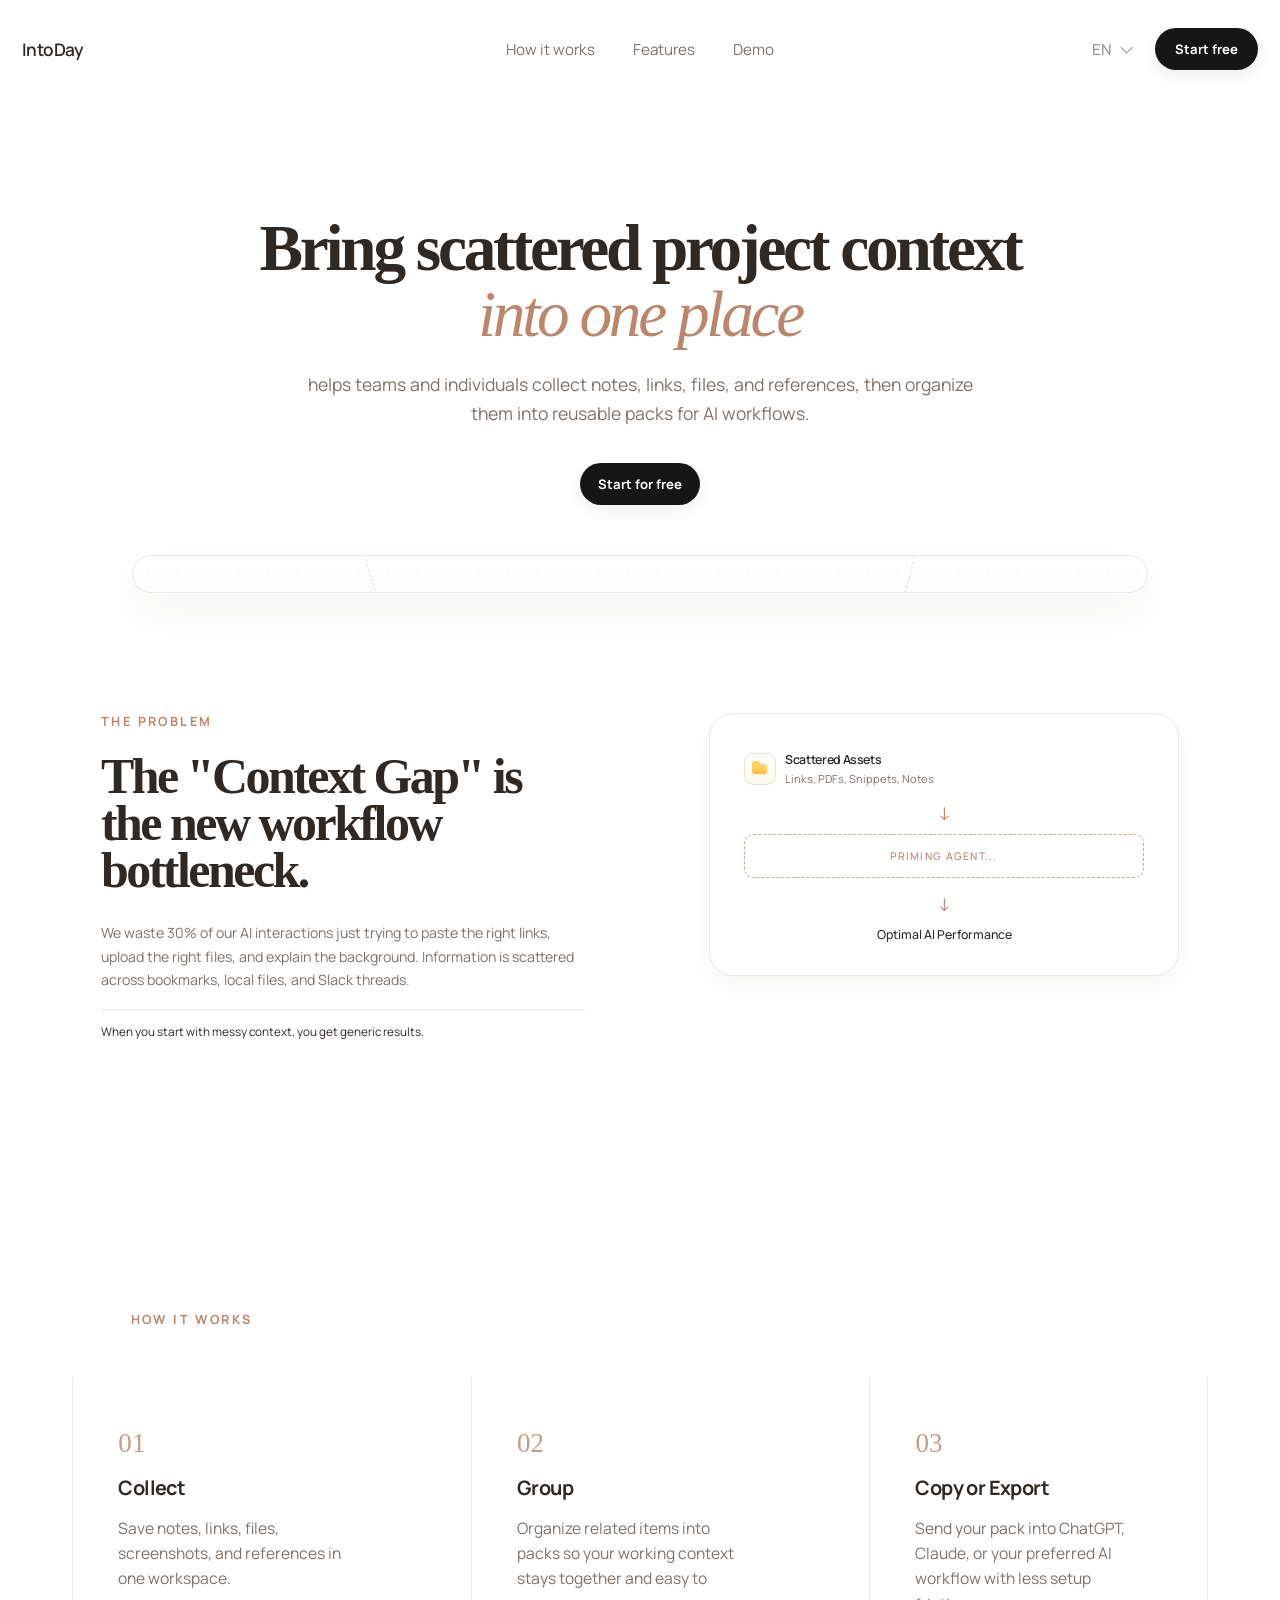
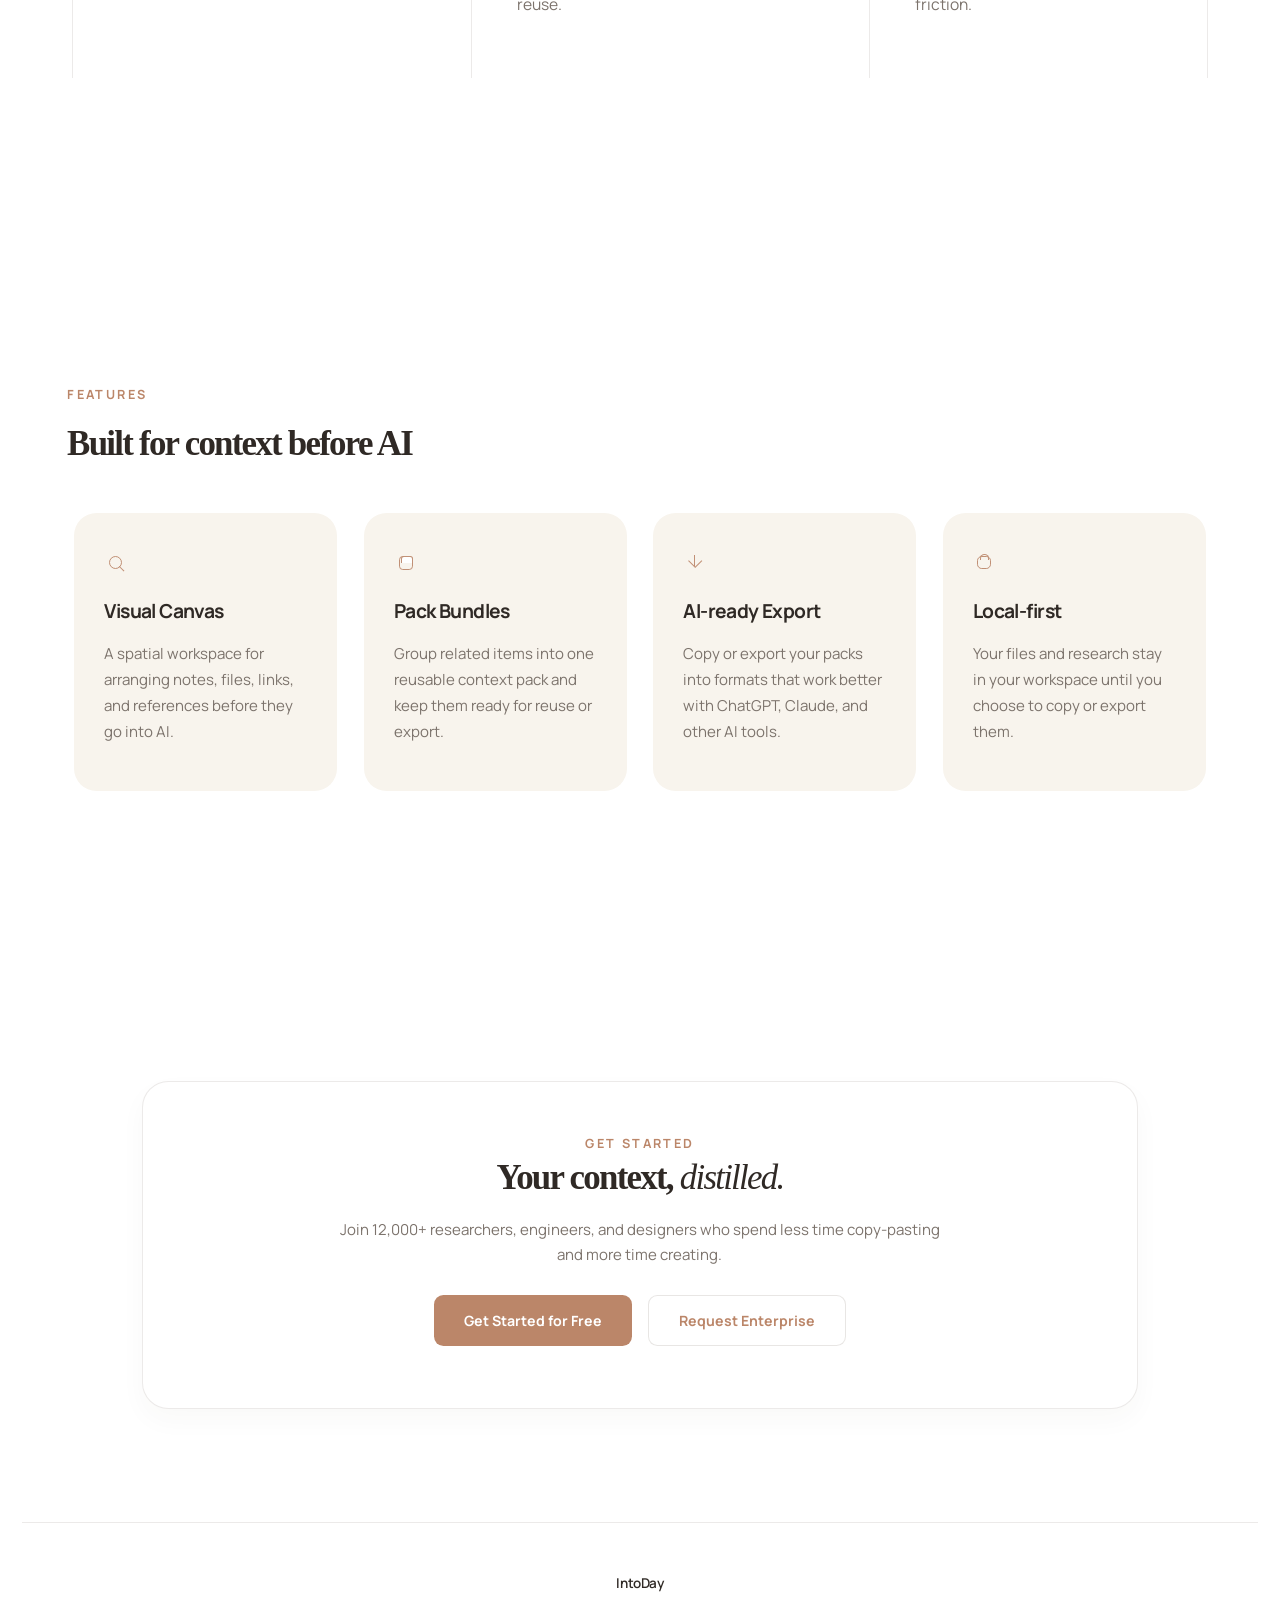
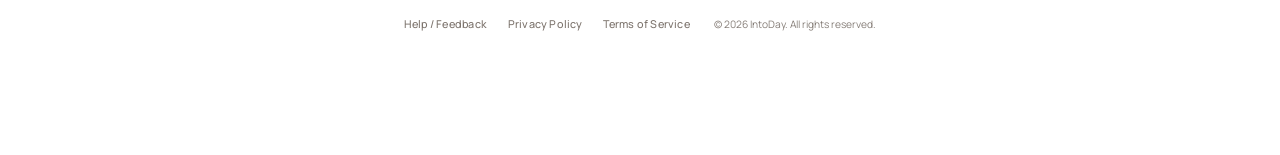
<file: index.html>
<!DOCTYPE html>
<html lang="en">
<head>
  <meta charset="UTF-8">
  <meta name="viewport" content="width=device-width, initial-scale=1.0">
  <title>IntoDay</title>
  <meta name="description" content="IntoDay landing page">
  <link rel="preconnect" href="https://fonts.googleapis.com">
  <link rel="preconnect" href="https://fonts.gstatic.com" crossorigin>
  <link href="https://fonts.googleapis.com/css2?family=Manrope:wght@400;500;600;700&display=swap" rel="stylesheet">
  <link rel="stylesheet" href="style.css">
</head>
<body>
  <div class="page-shell">
    <header class="site-header">
      <a class="brand" href="/" aria-label="IntoDay home">
        <span class="brand-name" data-i18n="brand">IntoDay</span>
      </a>

      <nav class="site-nav" aria-label="Primary">
        <a href="#how-it-works" data-i18n="navHow">How it works</a>
        <a href="#features" data-i18n="navFeatures">Features</a>
        <a href="#demo" data-i18n="navDemo">Demo</a>
      </nav>

      <div class="header-actions">
        <details class="language-menu">
          <summary class="language-summary">EN</summary>
          <div class="language-list" aria-label="Languages">
            <button type="button" lang="en" data-lang="en">EN</button>
            <button type="button" lang="ja" data-lang="ja">&#26085;&#26412;&#35486;</button>
            <button type="button" lang="zh" data-lang="zh">&#20013;&#25991;</button>
          </div>
        </details>
        <a class="start-link" href="https://app.intoday.cc" data-i18n="startFree">Start free</a>
      </div>
    </header>

    <main>
      <section class="hero" aria-labelledby="hero-title">
        <h1 id="hero-title" class="hero-title">
          <span class="hero-title-main" data-i18n="heroTitleMain">Bring scattered project context</span>
          <span class="hero-title-accent" data-i18n="heroTitleAccent">into one place</span>
        </h1>
        <p class="hero-copy" data-i18n="heroCopy">
          helps teams and individuals collect notes, links, files, and references,
          then organize them into reusable packs for AI workflows.
        </p>

        <div class="hero-actions">
          <a class="button button-primary" href="https://app.intoday.cc" data-i18n="tryDemo">Start for free</a>
        </div>
      </section>

      <section class="preview-panel" aria-label="Product preview">
        <div class="preview-grid"></div>
        <div class="preview-card preview-card-left">
          <span class="chip">PDF</span>
          <span class="chip chip-size">2.4MB</span>
          <h3 data-i18n="previewLeftTitle">Competitor_Report.pdf</h3>
          <p data-i18n="previewLeftBody">Captured into the workspace and pinned as reusable context.</p>
        </div>

        <div class="preview-orbit" aria-hidden="true"></div>

        <div class="preview-card preview-card-right">
          <span class="chip">LINK</span>
          <span class="chip chip-domain">BLOOMBERG.COM</span>
          <h3 data-i18n="previewRightTitle">Market context, saved once.</h3>
          <p data-i18n="previewRightBody">Notes, sources, and links stay grouped instead of scattered across tabs.</p>
        </div>
      </section>

      <div class="post-hero-scale">
        <section class="problem-section" aria-labelledby="problem-title">
          <div class="problem-copy">
            <p class="section-label" data-i18n="problemLabel">THE PROBLEM</p>
            <h2 id="problem-title" class="problem-title" data-i18n="problemTitle">The "Context Gap" is the new workflow bottleneck.</h2>
            <p class="problem-body" data-i18n="problemBody">
              We waste 30% of our AI interactions just trying to paste the right links,
              upload the right files, and explain the background. Information is
              scattered across bookmarks, local files, and Slack threads.
            </p>
            <div class="problem-divider"></div>
            <p class="problem-footnote" data-i18n="problemFootnote">When you start with messy context, you get generic results.</p>
          </div>

          <div class="problem-card" aria-label="Context flow diagram">
            <div class="asset-row">
              <div class="asset-icon" aria-hidden="true"></div>
              <div class="asset-copy">
                <h3 data-i18n="assetTitle">Scattered Assets</h3>
                <p data-i18n="assetBody">Links, PDFs, Snippets, Notes</p>
              </div>
            </div>

            <div class="flow-arrow" aria-hidden="true">&#8595;</div>

            <div class="problem-stage" data-i18n="problemStage">PRIMING AGENT...</div>

            <div class="flow-arrow" aria-hidden="true">&#8595;</div>

            <p class="problem-outcome" data-i18n="problemOutcome">Optimal AI Performance</p>
          </div>
        </section>

        <section class="how-section" id="how-it-works" aria-labelledby="how-title">
          <p id="how-title" class="section-label section-label-next" data-i18n="howLabel">HOW IT WORKS</p>

          <div class="how-grid">
            <article class="how-step">
              <p class="how-number">01</p>
              <h3 class="how-step-title" data-i18n="howStep1Title">Collect</h3>
              <p class="how-step-body" data-i18n="howStep1Body">Save notes, links, files, screenshots, and references in one workspace.</p>
            </article>

            <article class="how-step">
              <p class="how-number">02</p>
              <h3 class="how-step-title" data-i18n="howStep2Title">Group</h3>
              <p class="how-step-body" data-i18n="howStep2Body">Organize related items into packs so your working context stays together and easy to reuse.</p>
            </article>

            <article class="how-step">
              <p class="how-number">03</p>
              <h3 class="how-step-title" data-i18n="howStep3Title">Copy or Export</h3>
              <p class="how-step-body" data-i18n="howStep3Body">Send your pack into ChatGPT, Claude, or your preferred AI workflow with less setup friction.</p>
            </article>
          </div>
        </section>

        <section class="features-section" id="features" aria-labelledby="features-title">
          <p class="section-label" data-i18n="featuresLabel">FEATURES</p>
          <h2 id="features-title" class="features-title" data-i18n="featuresTitle">Built for context before AI</h2>

          <div class="features-grid">
            <article class="feature-card">
              <div class="feature-icon feature-icon-canvas" aria-hidden="true"></div>
              <h3 class="feature-card-title" data-i18n="feature1Title">Visual Canvas</h3>
              <p class="feature-card-body" data-i18n="feature1Body">A spatial workspace for arranging notes, files, links, and references before they go into AI.</p>
            </article>

            <article class="feature-card">
              <div class="feature-icon feature-icon-bundles" aria-hidden="true"></div>
              <h3 class="feature-card-title" data-i18n="feature2Title">Pack Bundles</h3>
              <p class="feature-card-body" data-i18n="feature2Body">Group related items into one reusable context pack and keep them ready for reuse or export.</p>
            </article>

            <article class="feature-card">
              <div class="feature-icon feature-icon-export" aria-hidden="true"></div>
              <h3 class="feature-card-title" data-i18n="feature3Title">AI-ready Export</h3>
              <p class="feature-card-body" data-i18n="feature3Body">Copy or export your packs into formats that work better with ChatGPT, Claude, and other AI tools.</p>
            </article>

            <article class="feature-card">
              <div class="feature-icon feature-icon-local" aria-hidden="true"></div>
              <h3 class="feature-card-title" data-i18n="feature4Title">Local-first</h3>
              <p class="feature-card-body" data-i18n="feature4Body">Your files and research stay in your workspace until you choose to copy or export them.</p>
            </article>
          </div>
        </section>

        <section class="cta-section" aria-labelledby="cta-title">
          <div class="cta-panel">
            <p class="section-label cta-label" data-i18n="ctaLabel">GET STARTED</p>
            <h2 id="cta-title" class="cta-title">
              <span data-i18n="ctaTitleMain">Your context,</span>
              <em data-i18n="ctaTitleAccent">distilled.</em>
            </h2>
            <p class="cta-copy" data-i18n="ctaCopy">
              Join 12,000+ researchers, engineers, and designers who spend
              less time copy-pasting and more time creating.
            </p>

            <div class="cta-actions">
              <a class="cta-panel-primary" href="https://app.intoday.cc" data-i18n="ctaPrimary">Get Started for Free</a>
              <a class="cta-panel-secondary" href="#enterprise" data-i18n="ctaSecondary">Request Enterprise</a>
            </div>
          </div>
        </section>
      </div>
    </main>

    <div class="post-hero-scale post-hero-scale-footer">
      <footer class="site-footer">
        <div class="footer-brand">
          <span class="footer-name" data-i18n="brand">IntoDay</span>
        </div>

        <div class="footer-meta">
          <nav class="footer-nav" aria-label="Footer">
            <a href="help.html" data-i18n="footerHelp">Help / Feedback</a>
            <a href="privacy.html" data-i18n="footerPrivacy">Privacy Policy</a>
            <a href="terms.html" data-i18n="footerTerms">Terms of Service</a>
          </nav>

          <p class="footer-copy" data-i18n="footerCopyright">&copy; 2026 IntoDay. All rights reserved.</p>
        </div>
      </footer>
    </div>
  </div>
  <script src="script.js"></script>
</body>
</html>
</file>
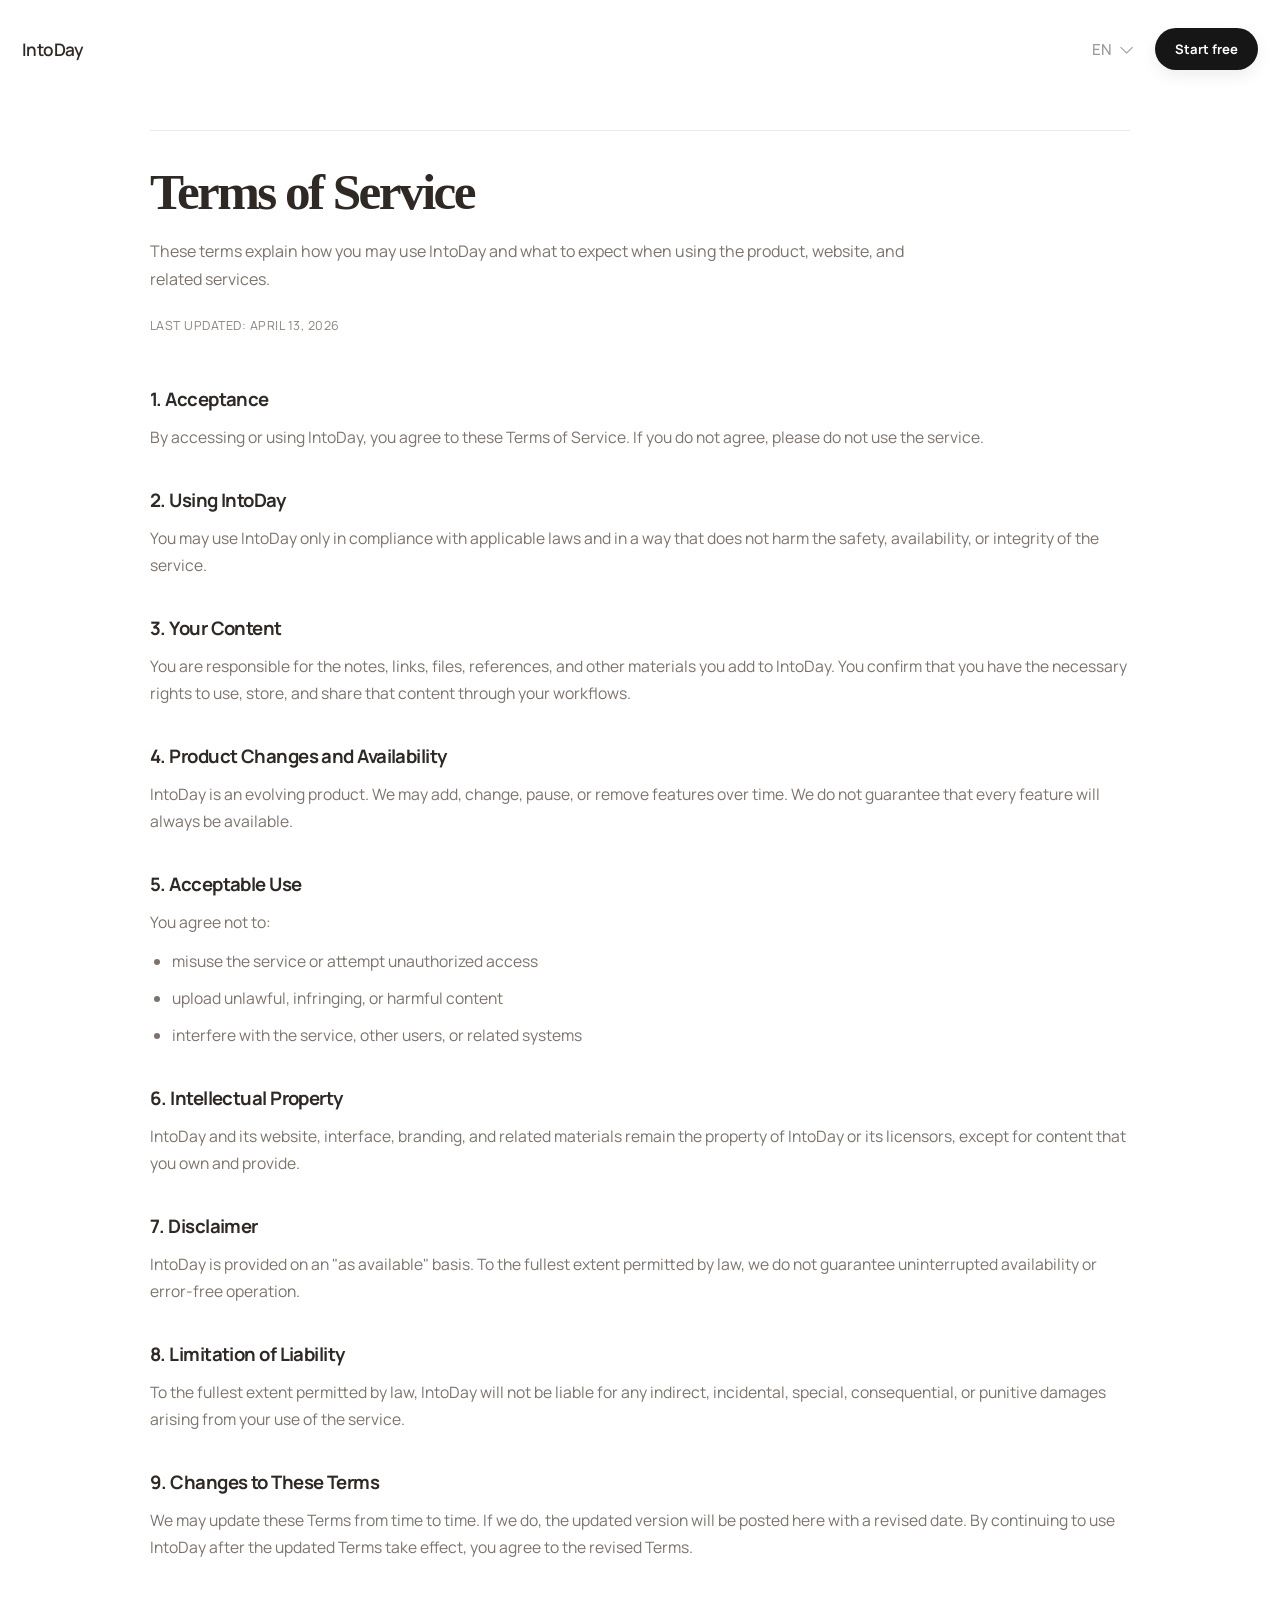
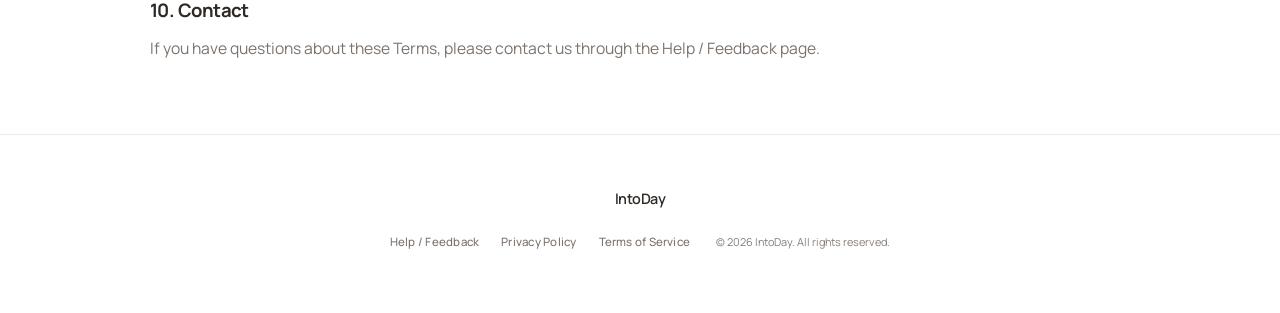
<file: terms.html>
<!DOCTYPE html>
<html lang="en">
<head>
  <meta charset="UTF-8">
  <meta name="viewport" content="width=device-width, initial-scale=1.0">
  <title>Terms of Service - IntoDay</title>
  <meta name="description" content="Terms of Service for IntoDay.">
  <link rel="preconnect" href="https://fonts.googleapis.com">
  <link rel="preconnect" href="https://fonts.gstatic.com" crossorigin>
  <link href="https://fonts.googleapis.com/css2?family=Manrope:wght@400;500;600;700&display=swap" rel="stylesheet">
  <link rel="stylesheet" href="style.css">
</head>
<body>
    <!-- ══ NAVBAR ══ -->
    <header class="site-header" style="max-width: 1720px; width: 100%; margin: 0 auto; padding: 28px 22px;">
      <a class="brand" href="index.html" aria-label="IntoDay home">
        <span class="brand-name" data-i18n="brand">IntoDay</span>
      </a>

      <div></div>

      <div class="header-actions">
        <details class="language-menu">
          <summary class="language-summary">EN</summary>
          <div class="language-list" aria-label="Languages">
            <button type="button" lang="en" data-lang="en">EN</button>
            <button type="button" lang="ja" data-lang="ja">&#26085;&#26412;&#35486;</button>
            <button type="button" lang="zh" data-lang="zh">&#20013;&#25991;</button>
          </div>
        </details>
        <a class="start-link" href="https://app.intoday.cc" data-i18n="startFree">Start free</a>
      </div>
    </header>
  <main class="legal-page">

    <section class="legal-panel">

      <!-- ── ENGLISH ── -->
      <div data-lang-content="en">
        <h1 class="legal-title">Terms of Service</h1>
        <p class="legal-lead">These terms explain how you may use IntoDay and what to expect when using the product, website, and related services.</p>
        <p class="legal-updated">Last updated: April 13, 2026</p>

        <div class="legal-sections">
          <section class="legal-section">
            <h2>1. Acceptance</h2>
            <p>By accessing or using IntoDay, you agree to these Terms of Service. If you do not agree, please do not use the service.</p>
          </section>

          <section class="legal-section">
            <h2>2. Using IntoDay</h2>
            <p>You may use IntoDay only in compliance with applicable laws and in a way that does not harm the safety, availability, or integrity of the service.</p>
          </section>

          <section class="legal-section">
            <h2>3. Your Content</h2>
            <p>You are responsible for the notes, links, files, references, and other materials you add to IntoDay. You confirm that you have the necessary rights to use, store, and share that content through your workflows.</p>
          </section>

          <section class="legal-section">
            <h2>4. Product Changes and Availability</h2>
            <p>IntoDay is an evolving product. We may add, change, pause, or remove features over time. We do not guarantee that every feature will always be available.</p>
          </section>

          <section class="legal-section">
            <h2>5. Acceptable Use</h2>
            <p>You agree not to:</p>
            <ul>
              <li>misuse the service or attempt unauthorized access</li>
              <li>upload unlawful, infringing, or harmful content</li>
              <li>interfere with the service, other users, or related systems</li>
            </ul>
          </section>

          <section class="legal-section">
            <h2>6. Intellectual Property</h2>
            <p>IntoDay and its website, interface, branding, and related materials remain the property of IntoDay or its licensors, except for content that you own and provide.</p>
          </section>

          <section class="legal-section">
            <h2>7. Disclaimer</h2>
            <p>IntoDay is provided on an "as available" basis. To the fullest extent permitted by law, we do not guarantee uninterrupted availability or error-free operation.</p>
          </section>

          <section class="legal-section">
            <h2>8. Limitation of Liability</h2>
            <p>To the fullest extent permitted by law, IntoDay will not be liable for any indirect, incidental, special, consequential, or punitive damages arising from your use of the service.</p>
          </section>

          <section class="legal-section">
            <h2>9. Changes to These Terms</h2>
            <p>We may update these Terms from time to time. If we do, the updated version will be posted here with a revised date. By continuing to use IntoDay after the updated Terms take effect, you agree to the revised Terms.</p>
          </section>

          <section class="legal-section">
            <h2>10. Contact</h2>
            <p>If you have questions about these Terms, please contact us through the Help / Feedback page.</p>
          </section>
        </div>
      </div>

      <!-- ── 中文 ── -->
      <div data-lang-content="zh">
        <h1 class="legal-title">服务条款</h1>
        <p class="legal-lead">本条款解释了您如何使用 IntoDay，以及使用本产品、网站及相关服务时的注意事项。</p>
        <p class="legal-updated">最后更新于：2026年4月13日</p>

        <div class="legal-sections">
          <section class="legal-section">
            <h2>1. 接受条款</h2>
            <p>通过访问或使用 IntoDay，即表示您同意本服务条款。如果您不同意，请勿使用本服务。</p>
          </section>

          <section class="legal-section">
            <h2>2. 使用 IntoDay</h2>
            <p>您必须在遵守适用法律的前提下使用 IntoDay，且不得以损害本服务的安全性、可用性或完整性的方式使用本服务。</p>
          </section>

          <section class="legal-section">
            <h2>3. 您的内容</h2>
            <p>您对添加到 IntoDay 的笔记、链接、文件、参考文献和其他材料全权负责。您确认您拥有在工作流中使用、存储及分享这些内容的必要权利。</p>
          </section>

          <section class="legal-section">
            <h2>4. 产品变更与可用性</h2>
            <p>IntoDay 是一款不断发展的产品。我们可能会不时增加、更改、暂停或移除个别功能。我们不保证所有功能都会始终可用。</p>
          </section>

          <section class="legal-section">
            <h2>5. 可接受的使用方式</h2>
            <p>您同意不从事以下行为：</p>
            <ul>
              <li>滥用本服务或尝试未经授权的访问</li>
              <li>上传违法、侵权或有害的内容</li>
              <li>干扰本服务、其他用户或相关的系统运行</li>
            </ul>
          </section>

          <section class="legal-section">
            <h2>6. 知识产权</h2>
            <p>IntoDay 及其网站、用户界面、品牌特征及相关材料均为 IntoDay 或其许可方的资产，但您提供并拥有所有权的内容除外。</p>
          </section>

          <section class="legal-section">
            <h2>7. 免责声明</h2>
            <p>IntoDay 按"按原样并基于可用性"提供。在法律允许的最大范围内，我们不保证服务不会中断或绝对没有错误。</p>
          </section>

          <section class="legal-section">
            <h2>8. 责任限制</h2>
            <p>在法律允许的最大范围内，因您使用本服务而引起的任何间接、偶然、特殊、后果性或惩罚性损害，IntoDay 概不负责。</p>
          </section>

          <section class="legal-section">
            <h2>9. 条款修改</h2>
            <p>我们可能会不时更新本条款。如果我们做出更改，新版条款将在此处发布并更新日期。在更新的条款生效后继续使用 IntoDay，即视为您同意修订后的条款。</p>
          </section>

          <section class="legal-section">
            <h2>10. 联系我们</h2>
            <p>如果您对本条款有任何疑问，请通过"帮助/反馈"页面与我们联系。</p>
          </section>
        </div>
      </div>

      <!-- ── 日本語 ── -->
      <div data-lang-content="ja">
        <h1 class="legal-title">利用規約</h1>
        <p class="legal-lead">本規約は、IntoDay の利用方法および本製品、ウェブサイト、関連サービスを利用する際の注意事項について説明するものです。</p>
        <p class="legal-updated">最終更新日：2026年4月13日</p>

        <div class="legal-sections">
          <section class="legal-section">
            <h2>1. 同意</h2>
            <p>IntoDay にアクセスし使用することにより、本利用規約に同意したものとみなされます。同意しない場合は、本サービスの利用をご遠慮ください。</p>
          </section>

          <section class="legal-section">
            <h2>2. IntoDay の利用</h2>
            <p>適用される法令を遵守し、サービスの安全性、可用性、完全性を損なわない方法でのみ IntoDay をご利用いただけます。</p>
          </section>

          <section class="legal-section">
            <h2>3. お客様のコンテンツ</h2>
            <p>IntoDay に追加したノート、リンク、ファイル、参考資料、その他のコンテンツの責任はお客様にあります。お客様は、ワークフローにおいてそれらのコンテンツを使用、保存、共有するために必要な権利を保持していることを保証します。</p>
          </section>

          <section class="legal-section">
            <h2>4. 製品の変更と可用性</h2>
            <p>IntoDay は進化し続ける製品です。機能の追加、変更、一時停止、または削除を随時行う可能性があります。また、すべての機能が常に利用できることを保証するものではありません。</p>
          </section>

          <section class="legal-section">
            <h2>5. 禁止事項</h2>
            <p>以下の行為を行わないことにお客様は同意するものとします。</p>
            <ul>
              <li>サービスの不正使用や不正アクセスを試みること</li>
              <li>違法なコンテンツ、権利を侵害する、または有害なコンテンツをアップロードすること</li>
              <li>サービス、他のユーザー、または関連システムを妨害すること</li>
            </ul>
          </section>

          <section class="legal-section">
            <h2>6. 知的財産権</h2>
            <p>IntoDay およびそのウェブサイト、インターフェース、ブランド、関連資料は、お客様が所有・提供するコンテンツを除き、IntoDay またはそのライセンサーの財産です。</p>
          </section>

          <section class="legal-section">
            <h2>7. 免責事項</h2>
            <p>IntoDay は「現状有姿」かつ「提供可能な範囲」で提供されます。法律で認められる最大限の範囲において、サービスの中断やエラーがないことを保証するものではありません。</p>
          </section>

          <section class="legal-section">
            <h2>8. 責任の制限</h2>
            <p>法律で認められる最大限の範囲において、IntoDay は本サービスの利用に起因する間接的、偶発的、特別、結果的、または懲罰的損害について責任を負いません。</p>
          </section>

          <section class="legal-section">
            <h2>9. 規約の変更</h2>
            <p>本規約は随時更新される可能性があります。変更があった場合は、更新日を含めてこちらに掲載します。更新された規約が有効になった後も IntoDay を継続して利用した場合、改訂された規約に同意したものとみなされます。</p>
          </section>

          <section class="legal-section">
            <h2>10. お問い合わせ</h2>
            <p>本規約に関するご質問がある場合は、「ヘルプ / フィードバック」ページからお問い合わせください。</p>
          </section>
        </div>
      </div>

    </section>
  </main>

  <footer class="site-footer">
    <div class="footer-brand">
      <span class="footer-name" data-i18n="brand">IntoDay</span>
    </div>

    <div class="footer-meta">
      <nav class="footer-nav" aria-label="Footer">
        <a href="help.html" data-i18n="footerHelp">Help / Feedback</a>
        <a href="privacy.html" data-i18n="footerPrivacy">Privacy Policy</a>
        <a href="terms.html" data-i18n="footerTerms">Terms of Service</a>
      </nav>

      <p class="footer-copy" data-i18n="footerCopyright">&copy; 2026 IntoDay. All rights reserved.</p>
    </div>
  </footer>
  <script src="script.js"></script>
</body>
</html>
</file>
<file: style.css>
* {
  box-sizing: border-box;
}

:root {
  color-scheme: light;
  --page-bg: #ffffff;
  --text: #2f2925;
  --muted: #7c736c;
  --accent: #161616;
  --accent-dark: #000000;
  --accent-soft: #bb8669;
  --border: rgba(71, 51, 38, 0.1);
  --border-strong: rgba(71, 51, 38, 0.12);
}

html,
body {
  margin: 0;
  min-height: 100%;
}

body {
  font-family: "Manrope", "SF Pro Display", "SF Pro Text", "Helvetica Neue", Arial, sans-serif;
  background: var(--page-bg);
  color: var(--text);
}

a {
  color: inherit;
  text-decoration: none;
}

.page-shell {
  width: min(1720px, calc(100% - 44px));
  margin: 0 auto;
  padding: 28px 0 64px;
}

.site-header {
  display: grid;
  grid-template-columns: 1fr auto 1fr;
  align-items: center;
  gap: 24px;
}

.brand {
  display: inline-flex;
  align-items: center;
  justify-self: start;
}

.brand-name {
  font-size: 1.08rem;
  font-weight: 600;
  letter-spacing: -0.03em;
}

.site-nav {
  display: inline-flex;
  align-items: center;
  justify-content: center;
  gap: 38px;
  justify-self: center;
  font-size: 0.95rem;
  color: var(--muted);
}

.site-nav a,
.language-summary {
  transition: color 160ms ease, opacity 160ms ease;
}

.site-nav a:hover,
.site-nav a:focus-visible,
.language-summary:hover,
.language-summary:focus-visible {
  color: var(--accent-soft);
}

.header-actions {
  display: inline-flex;
  align-items: center;
  justify-self: end;
  gap: 26px;
}

.language-menu {
  position: relative;
}

.language-summary {
  list-style: none;
  display: inline-flex;
  align-items: center;
  gap: 8px;
  color: rgba(47, 41, 37, 0.48);
  font-size: 0.95rem;
  font-weight: 500;
  cursor: pointer;
}

.language-summary::-webkit-details-marker {
  display: none;
}

.language-summary::after {
  content: "";
  width: 8px;
  height: 8px;
  border-right: 1.5px solid currentColor;
  border-bottom: 1.5px solid currentColor;
  transform: rotate(45deg) translateY(-3px);
}

.language-list {
  position: absolute;
  top: calc(100% + 12px);
  right: 0;
  display: grid;
  gap: 10px;
  min-width: 116px;
  padding: 14px 16px;
  border: 1px solid var(--border-strong);
  border-radius: 12px;
  background: rgba(255, 255, 255, 0.98);
  box-shadow: 0 16px 36px rgba(68, 47, 32, 0.08);
}

.language-menu:not([open]) .language-list {
  display: none;
}

.language-list button {
  padding: 0;
  border: 0;
  background: transparent;
  color: var(--text);
  font-size: 0.92rem;
  font-family: inherit;
  white-space: nowrap;
  text-align: left;
  cursor: pointer;
}

.language-list button.is-active {
  color: var(--accent-soft);
}

.language-list button:hover,
.language-list button:focus-visible {
  color: var(--accent-soft);
}

.start-link,
.button-primary {
  display: inline-flex;
  align-items: center;
  justify-content: center;
  min-height: 42px;
  padding: 0 20px;
  border-radius: 999px;
  background: var(--accent);
  color: #ffffff;
  font-size: 0.82rem;
  font-weight: 700;
  box-shadow: 0 6px 16px rgba(0, 0, 0, 0.07);
  transition: transform 160ms ease, background-color 160ms ease;
}

.start-link:hover,
.start-link:focus-visible,
.button-primary:hover,
.button-primary:focus-visible {
  transform: translateY(-1px);
  background: var(--accent-dark);
}

.hero {
  display: flex;
  flex-direction: column;
  align-items: center;
  text-align: center;
  padding: 148px 0 62px;
}

.hero-title {
  margin: 0;
  display: flex;
  flex-direction: column;
  align-items: center;
  gap: 6px;
  line-height: 0.92;
}

.hero-title-main,
.hero-title-accent {
  display: block;
  font-family: "LTC Bodoni 175", "Bodoni MT", "Times New Roman", serif;
  font-size: clamp(2.8rem, 5.1vw, 5.6rem);
  letter-spacing: -0.05em;
}

.hero-title-accent {
  color: var(--accent-soft);
  font-style: italic;
  font-weight: 500;
}

.hero-copy {
  width: min(700px, 100%);
  margin: 26px auto 0;
  font-size: clamp(0.98rem, 1.55vw, 1.1rem);
  line-height: 1.66;
  color: var(--muted);
}

.hero-actions {
  display: flex;
  align-items: center;
  gap: 22px;
  margin-top: 34px;
}

.button {
  min-width: 0;
  padding-inline: 18px;
}

.preview-panel {
  position: relative;
  overflow: hidden;
  width: min(1200px, calc(100% - 220px));
  min-height: 0;
  margin: -12px auto 0;
  padding: 18px;
  border: 0.7px solid var(--border);
  border-radius: 28px;
  background: linear-gradient(180deg, rgba(255, 255, 255, 0.99), rgba(252, 252, 252, 0.97));
  box-shadow: 0 18px 46px rgba(71, 51, 38, 0.05);
}

.preview-cover {
  display: block;
  width: 100%;
  height: auto;
  border-radius: 20px;
}

.preview-grid {
  position: absolute;
  inset: 0;
  background-image: radial-gradient(circle, rgba(187, 134, 105, 0.18) 1px, transparent 1px);
  background-size: 30px 30px;
  mask-image: linear-gradient(to bottom, rgba(0, 0, 0, 0.72), rgba(0, 0, 0, 0.44));
}

.preview-card {
  position: absolute;
  width: min(320px, calc(100% - 48px));
  padding: 22px 22px 24px;
  border: 1px solid rgba(138, 116, 101, 0.14);
  border-radius: 22px;
  background: rgba(255, 255, 255, 0.92);
  box-shadow: 0 14px 28px rgba(68, 47, 32, 0.06);
  backdrop-filter: blur(8px);
}

.preview-card-left {
  top: 92px;
  left: 220px;
  transform: rotate(-1.6deg);
}

.preview-card-right {
  top: 104px;
  right: 150px;
  transform: rotate(2.2deg);
}

.preview-card h3 {
  margin: 44px 0 10px;
  font-size: 1.18rem;
  font-weight: 600;
  letter-spacing: -0.04em;
}

.preview-card p {
  margin: 0;
  color: var(--muted);
  font-size: 0.95rem;
  line-height: 1.58;
}

.chip {
  position: absolute;
  top: 18px;
  left: 20px;
  display: inline-flex;
  align-items: center;
  justify-content: center;
  min-height: 28px;
  padding: 0 11px;
  border: 1px solid rgba(138, 116, 101, 0.18);
  border-radius: 9px;
  background: rgba(255, 255, 255, 0.96);
  color: #8e6f5b;
  font-size: 0.74rem;
  font-weight: 700;
  letter-spacing: 0.14em;
}

.chip-size,
.chip-domain {
  left: auto;
  right: 20px;
}

.preview-orbit {
  position: absolute;
  left: 50%;
  bottom: -190px;
  width: 560px;
  height: 560px;
  border: 1px dashed rgba(187, 134, 105, 0.34);
  border-radius: 50%;
  transform: translateX(-50%);
}

.post-hero-scale,
.post-hero-scale-footer {
  zoom: 0.94;
}

.post-hero-scale > section + section {
  margin-top: 64px;
}

.problem-section {
  display: grid;
  grid-template-columns: minmax(0, 660px) minmax(500px, 1fr);
  width: min(1480px, 100%);
  margin: 0 auto;
  align-items: start;
  gap: 132px;
  padding: 128px 84px 184px;
}

.problem-copy {
  max-width: 660px;
}

.section-label {
  margin: 0 0 26px;
  font-size: 0.84rem;
  font-weight: 700;
  letter-spacing: 0.19em;
  color: var(--accent-soft);
}

.problem-title {
  max-width: 760px;
  margin: 12px 0 28px;
  font-family: "LTC Bodoni 175", "Bodoni MT", "Times New Roman", serif;
  font-size: clamp(2.3rem, 4.15vw, 4.15rem);
  line-height: 0.94;
  letter-spacing: -0.05em;
}

.problem-body {
  max-width: 760px;
  margin: 0;
  color: var(--muted);
  font-size: clamp(0.94rem, 1.06vw, 1.06rem);
  line-height: 1.66;
}

.problem-divider {
  width: min(100%, 760px);
  height: 1px;
  margin: 18px 0 14px;
  background: rgba(71, 51, 38, 0.12);
}

.problem-footnote {
  margin: 0;
  font-size: clamp(0.78rem, 0.92vw, 0.92rem);
  line-height: 1.5;
}

.problem-card {
  width: 100%;
  max-width: 800px;
  margin-left: auto;
  padding: 40px 36px 34px;
  border: 1px solid rgba(71, 51, 38, 0.11);
  border-radius: 26px;
  background: #ffffff;
  box-shadow: 0 10px 28px rgba(71, 51, 38, 0.04);
}

.asset-row {
  display: flex;
  align-items: center;
  gap: 10px;
}

.asset-icon {
  position: relative;
  width: 34px;
  height: 34px;
  border: 1px solid rgba(71, 51, 38, 0.12);
  border-radius: 10px;
  background: linear-gradient(180deg, #fffefb, #fff7ea);
}

.asset-icon::before,
.asset-icon::after {
  content: "";
  position: absolute;
  left: 8px;
}

.asset-icon::before {
  top: 11px;
  width: 16px;
  height: 11px;
  border-radius: 3px;
  background: linear-gradient(180deg, #ffd96e, #ffbe3f);
}

.asset-icon::after {
  top: 8px;
  width: 8px;
  height: 5px;
  border-radius: 3px 3px 0 0;
  background: #ffcf5b;
}

.asset-copy h3 {
  margin: 0;
  font-size: 0.82rem;
  font-weight: 600;
  letter-spacing: -0.03em;
}

.asset-copy p {
  margin: 3px 0 0;
  color: var(--muted);
  font-size: 0.74rem;
}

.flow-arrow {
  margin: 18px 0 14px;
  text-align: center;
  color: var(--accent-soft);
  font-size: 1.2rem;
  line-height: 1;
}

.problem-stage {
  display: flex;
  align-items: center;
  justify-content: center;
  min-height: 46px;
  border: 1px dashed rgba(187, 134, 105, 0.72);
  border-radius: 10px;
  color: var(--accent-soft);
  font-size: 0.7rem;
  font-weight: 500;
  letter-spacing: 0.12em;
}

.problem-outcome {
  margin: 0;
  text-align: center;
  font-size: 0.82rem;
  font-weight: 500;
}

.section-label-next {
  width: min(1120px, 100%);
  margin: 0 auto 52px;
  padding: 0 18px;
}

.how-section {
  width: min(1240px, 100%);
  margin: 0 auto;
  padding: 40px 0 152px;
}

.how-grid {
  display: grid;
  grid-template-columns: repeat(3, minmax(290px, 360px));
  justify-content: center;
  gap: 0 64px;
}

.how-step {
  min-height: 320px;
  padding: 56px 48px 42px;
  border-left: 1px solid rgba(71, 51, 38, 0.1);
}

.how-step:last-child {
  border-right: 1px solid rgba(71, 51, 38, 0.1);
}

.how-number {
  margin: 0 0 18px;
  font-family: "LTC Bodoni 175", "Bodoni MT", "Times New Roman", serif;
  font-size: clamp(1.8rem, 2.2vw, 2.4rem);
  line-height: 1;
  color: rgba(187, 134, 105, 0.82);
}

.how-step-title {
  margin: 0 0 16px;
  font-size: 1.32rem;
  font-weight: 700;
  letter-spacing: -0.03em;
}

.how-step-body {
  max-width: 240px;
  margin: 0;
  color: var(--muted);
  font-size: 1.04rem;
  line-height: 1.62;
}

.features-section {
  width: min(1460px, 100%);
  margin: 0 auto;
  padding: 112px 48px 196px;
}

.features-title {
  max-width: 760px;
  margin: 0 0 56px;
  font-family: "LTC Bodoni 175", "Bodoni MT", "Times New Roman", serif;
  font-size: clamp(1.8rem, 2.9vw, 2.8rem);
  line-height: 0.95;
  letter-spacing: -0.05em;
}

.features-grid {
  display: grid;
  grid-template-columns: repeat(4, minmax(220px, 280px));
  justify-content: center;
  gap: 28px;
}

.feature-card {
  min-height: 296px;
  padding: 40px 32px 34px;
  border-radius: 24px;
  background: #f8f4ed;
}

.feature-icon {
  display: inline-flex;
  align-items: center;
  justify-content: center;
  width: 24px;
  height: 24px;
  margin-bottom: 20px;
  position: relative;
  color: var(--accent-soft);
}

.feature-icon::before,
.feature-icon::after {
  content: "";
  position: absolute;
}

.feature-icon-canvas::before {
  inset: 5px;
  border: 1.5px solid rgba(187, 134, 105, 0.9);
  border-radius: 50%;
}

.feature-icon-canvas::after {
  width: 7px;
  height: 1.5px;
  right: 2px;
  bottom: 4px;
  background: rgba(187, 134, 105, 0.9);
  transform: rotate(45deg);
}

html[lang="en"] [data-lang-content]:not([data-lang-content="en"]),
html[lang="zh"] [data-lang-content]:not([data-lang-content="zh"]),
html[lang="ja"] [data-lang-content]:not([data-lang-content="ja"]) {
  display: none !important;
}

.feature-icon-bundles::before {
  inset: 6px 4px 4px 6px;
  border: 1.4px solid rgba(187, 134, 105, 0.9);
  border-radius: 4px;
}

.feature-icon-bundles::after {
  width: 10px;
  height: 7px;
  top: 5px;
  left: 8px;
  border: 1.4px solid rgba(187, 134, 105, 0.9);
  border-bottom: 0;
  border-radius: 3px 3px 0 0;
  background: #fff;
}

.feature-icon-export::before {
  width: 10px;
  height: 10px;
  left: 7px;
  top: 5px;
  border-right: 1.6px solid rgba(187, 134, 105, 0.9);
  border-bottom: 1.6px solid rgba(187, 134, 105, 0.9);
  transform: rotate(45deg);
}

.feature-icon-export::after {
  width: 1.6px;
  height: 12px;
  left: 11px;
  top: 4px;
  background: rgba(187, 134, 105, 0.9);
}

.feature-icon-local::before {
  inset: 5px;
  border: 1.4px solid rgba(187, 134, 105, 0.9);
  border-radius: 5px;
}

.feature-icon-local::after {
  width: 7px;
  height: 6px;
  left: 8px;
  top: 3px;
  border: 1.4px solid rgba(187, 134, 105, 0.9);
  border-bottom: 0;
  border-radius: 6px 6px 0 0;
}

.feature-card-title {
  margin: 0 0 18px;
  font-size: 1.28rem;
  font-weight: 700;
  letter-spacing: -0.03em;
}

.feature-card-body {
  margin: 0;
  color: var(--muted);
  font-size: 1rem;
  line-height: 1.72;
}

.cta-section {
  padding: 48px 36px 120px;
}

.cta-panel {
  width: min(1060px, 100%);
  margin: 0 auto;
  padding: 56px 48px 66px;
  border: 1px solid rgba(71, 51, 38, 0.1);
  border-radius: 28px;
  background: #ffffff;
  text-align: center;
  box-shadow: 0 12px 28px rgba(71, 51, 38, 0.03);
}

.cta-label {
  margin-bottom: 10px;
}

.cta-title {
  margin: 0;
  font-family: "LTC Bodoni 175", "Bodoni MT", "Times New Roman", serif;
  font-size: clamp(1.8rem, 2.9vw, 2.8rem);
  line-height: 0.95;
  letter-spacing: -0.05em;
}

.cta-title em {
  font-style: italic;
  font-weight: 500;
}

.cta-copy {
  width: min(640px, 100%);
  margin: 24px auto 0;
  color: var(--muted);
  font-size: 1rem;
  line-height: 1.68;
}

.cta-actions {
  display: flex;
  justify-content: center;
  gap: 16px;
  margin-top: 30px;
}

.cta-panel-primary,
.cta-panel-secondary {
  display: inline-flex;
  align-items: center;
  justify-content: center;
  min-height: 54px;
  padding: 0 32px;
  border-radius: 10px;
  font-size: 0.94rem;
  font-weight: 700;
  transition: transform 160ms ease, background-color 160ms ease, border-color 160ms ease;
}

.cta-panel-primary {
  background: var(--accent-soft);
  color: #ffffff;
}

.cta-panel-primary:hover,
.cta-panel-primary:focus-visible {
  transform: translateY(-1px);
  background: #af795b;
}

.cta-panel-secondary {
  border: 1px solid rgba(71, 51, 38, 0.12);
  background: #ffffff;
  color: var(--accent-soft);
}

.cta-panel-secondary:hover,
.cta-panel-secondary:focus-visible {
  transform: translateY(-1px);
  border-color: rgba(187, 134, 105, 0.36);
}

.site-footer {
  display: flex;
  flex-direction: column;
  align-items: center;
  gap: 26px;
  padding: 54px 0 64px;
  border-top: 1px solid rgba(71, 51, 38, 0.1);
  text-align: center;
}

.footer-brand {
  display: inline-flex;
  align-items: center;
  justify-content: center;
}

.footer-name {
  font-size: 0.9rem;
  font-weight: 600;
  letter-spacing: -0.03em;
}

.footer-meta {
  display: flex;
  align-items: center;
  justify-content: center;
  flex-wrap: wrap;
  gap: 14px 26px;
}

.footer-nav {
  display: inline-flex;
  flex-wrap: wrap;
  justify-content: center;
  gap: 22px;
  font-size: 0.72rem;
  font-weight: 500;
  letter-spacing: 0.02em;
  color: var(--muted);
}

.footer-nav a {
  transition: color 160ms ease;
}

.footer-nav a:hover,
.footer-nav a:focus-visible {
  color: var(--text);
}

.footer-copy {
  margin: 0;
  font-size: 0.68rem;
  color: rgba(124, 115, 108, 0.92);
}

.legal-page {
  width: min(980px, calc(100% - 44px));
  margin: 0 auto;
  padding: 32px 0 72px;
}

.legal-header {
  display: flex;
  align-items: center;
  justify-content: space-between;
  gap: 20px;
  padding-bottom: 28px;
}

.legal-home {
  font-size: 0.82rem;
  font-weight: 600;
  letter-spacing: 0.02em;
  color: var(--muted);
}

.legal-home:hover,
.legal-home:focus-visible {
  color: var(--text);
}

.legal-panel {
  padding: 36px 0 0;
  border-top: 1px solid rgba(71, 51, 38, 0.1);
}

.legal-kicker {
  margin: 0 0 14px;
  font-size: 0.78rem;
  font-weight: 700;
  letter-spacing: 0.16em;
  color: var(--accent-soft);
}

.legal-title {
  max-width: 820px;
  margin: 0;
  font-family: "LTC Bodoni 175", "Bodoni MT", "Times New Roman", serif;
  font-size: clamp(2.4rem, 4vw, 4.1rem);
  line-height: 0.96;
  letter-spacing: -0.05em;
}

.legal-lead {
  max-width: 760px;
  margin: 22px 0 0;
  color: var(--muted);
  font-size: 1rem;
  line-height: 1.72;
}

.legal-updated {
  margin: 24px 0 0;
  color: rgba(124, 115, 108, 0.88);
  font-size: 0.78rem;
  letter-spacing: 0.04em;
  text-transform: uppercase;
}

.legal-sections {
  display: grid;
  gap: 36px;
  margin-top: 52px;
}

.legal-section {
  display: grid;
  gap: 12px;
}

.legal-section h2 {
  margin: 0;
  font-size: 1.16rem;
  font-weight: 700;
  letter-spacing: -0.03em;
}

.legal-section p,
.legal-section li {
  margin: 0;
  color: var(--muted);
  font-size: 0.98rem;
  line-height: 1.72;
}

.legal-section ul {
  margin: 0;
  padding-left: 22px;
  display: grid;
  gap: 10px;
}

.legal-footer {
  margin-top: 56px;
  padding-top: 18px;
  border-top: 1px solid rgba(71, 51, 38, 0.08);
  color: rgba(124, 115, 108, 0.9);
  font-size: 0.82rem;
}

.brand:focus-visible,
.site-nav a:focus-visible,
.language-summary:focus-visible,
.language-list a:focus-visible,
.start-link:focus-visible,
.button:focus-visible {
  outline: 2px solid rgba(187, 134, 105, 0.34);
  outline-offset: 4px;
}

@media (max-width: 1180px) {
  .post-hero-scale,
  .post-hero-scale-footer {
    zoom: 1;
  }

  .site-header {
    grid-template-columns: 1fr;
    justify-items: center;
  }

  .brand,
  .header-actions {
    justify-self: center;
  }

  .hero {
    padding-top: 112px;
  }

  .problem-section {
    grid-template-columns: 1fr;
    gap: 48px;
    padding-top: 72px;
  }

  .how-grid {
    grid-template-columns: 1fr;
    gap: 0;
  }

  .how-step {
    min-height: auto;
    padding: 34px 0 30px 32px;
  }

  .preview-card-left {
    left: 48px;
  }

  .preview-card-right {
    right: 48px;
  }
}

@media (max-width: 860px) {
  .page-shell {
    width: min(100% - 24px, 1720px);
    padding-top: 20px;
  }

  .site-nav {
    flex-wrap: wrap;
    gap: 14px 24px;
  }

  .header-actions {
    gap: 14px;
  }

  .start-link,
  .button-primary {
    min-height: 40px;
    padding-inline: 18px;
  }

  .hero {
    padding: 92px 0 64px;
  }

  .hero-copy {
    width: min(640px, 100%);
  }

  .hero-actions {
    width: min(420px, 100%);
  }

  .button {
    width: 100%;
    padding-inline: 18px;
  }

  .problem-section {
    padding: 64px 12px 104px;
    grid-template-columns: 1fr;
    gap: 36px;
  }

  .preview-panel {
    width: 100%;
    min-height: 0;
    padding: 12px;
  }

  .preview-card {
    position: relative;
    top: auto;
    left: auto;
    right: auto;
    width: calc(100% - 32px);
    margin: 24px auto 0;
    transform: none;
  }

  .preview-card-left {
    margin-top: 42px;
  }

  .preview-orbit {
    width: 460px;
    height: 460px;
    bottom: -130px;
  }

  .problem-card {
    min-width: 0;
    padding: 40px 30px 36px;
  }

  .how-section {
    width: 100%;
    padding: 0 12px 56px;
  }

  .features-section {
    padding: 20px 12px 72px;
  }

  .features-grid {
    grid-template-columns: repeat(2, minmax(0, 1fr));
  }

  .cta-section {
    padding: 8px 12px 72px;
  }

  .cta-panel {
    padding: 46px 28px;
  }

  .site-footer {
    padding-top: 34px;
  }

  .footer-meta {
    flex-direction: column;
  }

  .legal-page {
    width: min(100%, calc(100% - 24px));
    padding-top: 24px;
  }
}

@media (max-width: 560px) {
  .site-header {
    gap: 18px;
  }

  .header-actions {
    flex-direction: column;
    align-items: flex-start;
  }

  .hero-title-main,
  .hero-title-accent {
    font-size: clamp(2.8rem, 13vw, 4rem);
  }

  .hero-copy,
  .problem-body,
  .problem-footnote {
    font-size: 1rem;
    line-height: 1.65;
  }

  .problem-title {
    font-size: clamp(2.8rem, 12vw, 4rem);
  }

  .problem-card {
    padding: 28px 20px 26px;
    border-radius: 28px;
  }

  .section-label-next {
    width: 100%;
    margin-bottom: 32px;
    padding: 0;
  }

  .how-step {
    padding-left: 20px;
  }

  .how-step:last-child {
    border-right: 0;
  }

  .how-number {
    margin-bottom: 26px;
    font-size: clamp(2.4rem, 14vw, 3.4rem);
  }

  .preview-panel {
    width: 100%;
    min-height: 0;
    padding: 8px;
    border-radius: 24px;
  }

  .features-title {
    margin-bottom: 32px;
    font-size: clamp(2.5rem, 11vw, 3.8rem);
  }

  .features-grid {
    grid-template-columns: 1fr;
    gap: 18px;
  }

  .feature-card {
    min-height: auto;
    padding: 26px 20px 22px;
    border-radius: 20px;
  }

  .asset-row {
    align-items: flex-start;
  }

  .problem-stage {
    min-height: 82px;
    font-size: 1rem;
    letter-spacing: 0.12em;
  }

  .language-list {
    left: 0;
    right: auto;
  }

  .cta-title {
    font-size: clamp(2.4rem, 10vw, 3.4rem);
  }

  .cta-copy {
    font-size: 0.98rem;
  }

  .cta-actions {
    flex-direction: column;
  }

  .cta-panel-primary,
  .cta-panel-secondary {
    width: 100%;
  }

  .footer-nav {
    gap: 14px 18px;
  }

  .legal-title {
    font-size: clamp(2.2rem, 10vw, 3.4rem);
  }

  .legal-sections {
    gap: 30px;
    margin-top: 40px;
  }
}

/* Mobile-only redesign refinement (desktop untouched) */
@media (max-width: 860px) {
  body {
    background: #ffffff;
  }

  .page-shell {
    padding-top: 14px;
  }

  .site-header {
    position: sticky;
    top: 10px;
    z-index: 30;
    grid-template-columns: 1fr auto;
    justify-items: initial;
    gap: 10px 14px;
    padding: 10px 12px;
    border: 0.6px solid rgba(71, 51, 38, 0.08);
    border-radius: 18px;
    background: #ffffff;
    backdrop-filter: none;
    -webkit-backdrop-filter: none;
  }

  .brand {
    justify-self: start;
  }

  .brand-name {
    font-size: 0.98rem;
  }

  .header-actions {
    justify-self: end;
    align-items: center;
    gap: 8px;
    flex-direction: row;
  }

  .language-summary {
    font-size: 0.84rem;
  }

  .site-nav {
    display: none;
  }

  .start-link {
    min-height: 36px;
    padding: 0 14px;
    font-size: 0.74rem;
  }

  .hero {
    padding: 72px 0 40px;
  }

  .hero-copy {
    width: min(34rem, 100%);
    margin-top: 18px;
  }

  .hero-actions {
    margin-top: 24px;
  }

  .button-primary {
    min-height: 46px;
    width: min(300px, 100%);
  }

  .preview-panel {
    width: min(100%, calc(100% - 8px));
    margin-top: 8px;
    padding: 10px;
    border-radius: 22px;
    background: #ffffff;
    border: 0.6px solid rgba(71, 51, 38, 0.08);
  }

  .preview-cover {
    border-radius: 16px;
  }

  .problem-section {
    padding: 56px 8px 72px;
    gap: 24px;
  }

  .problem-title {
    margin-bottom: 20px;
  }

  .problem-card {
    padding: 24px 20px;
  }

  .how-section {
    padding: 0 8px 40px;
  }

  .section-label-next {
    margin-bottom: 24px;
  }

  .how-grid {
    gap: 12px;
  }

  .how-step {
    padding: 24px 20px;
    border: 1px solid rgba(71, 51, 38, 0.1);
    border-radius: 18px;
    background: #ffffff;
  }

  .how-step:last-child {
    border-right: 1px solid rgba(71, 51, 38, 0.1);
  }

  .how-step-body {
    max-width: none;
  }

  .features-section {
    padding: 12px 8px 56px;
  }

  .features-title {
    margin-bottom: 24px;
  }

  .features-grid {
    gap: 12px;
  }

  .feature-card {
    padding: 24px 20px;
    border-radius: 18px;
    background: #ffffff;
    border: 0.6px solid rgba(71, 51, 38, 0.06);
  }

  .cta-section {
    padding: 6px 8px 56px;
  }

  .cta-panel {
    padding: 40px 20px 42px;
    border-radius: 22px;
  }

  .cta-actions {
    gap: 10px;
  }
}

@media (max-width: 560px) {
  .site-header {
    top: 8px;
    padding: 8px 10px;
    border-radius: 16px;
  }

  .header-actions {
    flex-direction: row;
    align-items: center;
  }

  .start-link {
    display: inline-flex;
    min-height: 34px;
    padding: 0 12px;
    font-size: 0.72rem;
  }

  .site-nav a {
    padding: 6px 10px;
    font-size: 0.76rem;
  }

  .hero {
    padding: 58px 0 30px;
  }

  .hero-title {
    gap: 4px;
  }

  .hero-title-main,
  .hero-title-accent {
    font-size: clamp(2.2rem, 11vw, 3rem);
    line-height: 0.95;
  }

  .hero-copy {
    margin-top: 14px;
    font-size: 0.95rem;
    line-height: 1.6;
  }

  .hero-actions {
    width: 100%;
    margin-top: 18px;
  }

  .button-primary {
    width: 100%;
    min-height: 44px;
    font-size: 0.84rem;
  }

  .preview-panel {
    margin-top: 4px;
    padding: 6px;
    border-radius: 18px;
  }

  .preview-cover {
    border-radius: 12px;
  }

  .problem-section {
    padding: 44px 2px 58px;
  }

  .section-label {
    margin-bottom: 16px;
    font-size: 0.72rem;
    letter-spacing: 0.16em;
  }

  .problem-title {
    font-size: clamp(2.1rem, 10.5vw, 2.8rem);
  }

  .problem-body,
  .problem-footnote {
    font-size: 0.94rem;
  }

  .problem-card {
    padding: 20px 16px;
    border-radius: 18px;
  }

  .problem-stage {
    min-height: 56px;
    font-size: 0.74rem;
  }

  .how-section {
    padding: 0 2px 34px;
  }

  .how-step {
    padding: 20px 16px;
    border-radius: 16px;
  }

  .how-number {
    margin-bottom: 14px;
    font-size: clamp(1.9rem, 12vw, 2.6rem);
  }

  .how-step-title {
    margin-bottom: 10px;
    font-size: 1.1rem;
  }

  .how-step-body {
    font-size: 0.94rem;
    line-height: 1.55;
  }

  .features-section {
    padding: 8px 2px 42px;
  }

  .features-title {
    font-size: clamp(2rem, 10vw, 2.8rem);
  }

  .feature-card {
    padding: 20px 16px;
    border-radius: 16px;
  }

  .feature-card-title {
    margin-bottom: 12px;
    font-size: 1.08rem;
  }

  .feature-card-body {
    font-size: 0.93rem;
    line-height: 1.58;
  }

  .cta-section {
    padding: 2px 2px 42px;
  }

  .cta-panel {
    padding: 32px 16px 34px;
    border-radius: 18px;
  }

  .cta-title {
    font-size: clamp(2rem, 9.8vw, 2.8rem);
  }

  .cta-copy {
    margin-top: 16px;
    font-size: 0.93rem;
  }

  .cta-actions {
    margin-top: 18px;
  }

  .cta-panel-primary,
  .cta-panel-secondary {
    min-height: 46px;
    font-size: 0.84rem;
  }

  .site-footer {
    padding-top: 26px;
  }

  .footer-nav {
    font-size: 0.69rem;
  }
}
</file>
